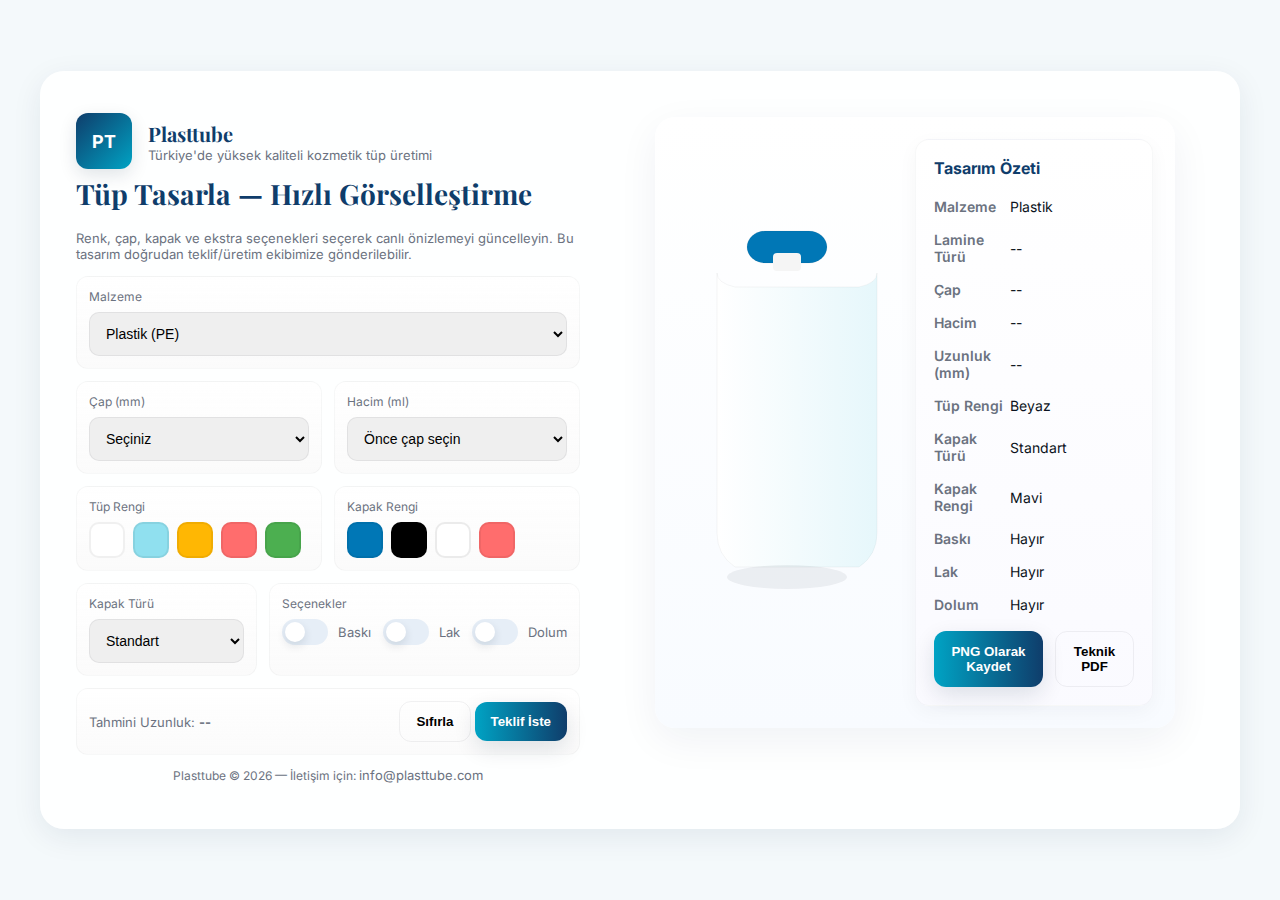
<file: tube-designer.html>
<!DOCTYPE html>
<html lang="tr">

<head>
  <meta charset="utf-8" />
  <meta name="viewport" content="width=device-width, initial-scale=1" />
  <title>Plasttube — Kozmetik Tüp Tasarımı</title>
  <meta name="description" content="Plasttube — Türkiye'de yüksek kaliteli kozmetik tüp üretimi. Tüp tasarımcısı ile hızlı görselleştirme ve özet." />

  <!-- Fonts -->
  <link href="https://fonts.googleapis.com/css2?family=Inter:wght@300;400;600;700;800&family=Playfair+Display:wght@600;700&display=swap" rel="stylesheet">

  <style>
    :root{
      --bg-1: #f4f9fb;
      --bg-2: linear-gradient(135deg,#f7f3ff 0%, #e6f7fb 50%, #fff 100%);
      --brand-1: #0f3d6b; /* deep navy */
      --brand-2: #00a3c4; /* cyan */
      --accent: #ff7ab6; /* warm pink */
      --muted: #6b7280;
      --card: rgba(255,255,255,0.9);
      --glass-shadow: 0 8px 30px rgba(12, 40, 80, 0.08);
      --radius: 16px;
      --transition: 300ms cubic-bezier(.2,.9,.3,1);
    }

    *{box-sizing:border-box}
    html,body{height:100%}
    body{
      margin:0;
      font-family:Inter, system-ui, -apple-system, 'Segoe UI', Roboto, 'Helvetica Neue', Arial;
      background: var(--bg-1);
      color: #0b1220;
      -webkit-font-smoothing:antialiased;
      -moz-osx-font-smoothing:grayscale;
      padding:30px;
      display:flex;
      align-items:center;
      justify-content:center;
    }

    /* Page wrapper */
    .app{
      width:100%;
      max-width:1200px;
      background:var(--card);
      border-radius:24px;
      box-shadow:var(--glass-shadow);
      overflow:hidden;
      display:grid;
      grid-template-columns: 520px 1fr;
      gap:30px;
      padding:28px;
      align-items:start;
    }

    /* Branding */
    .brand{
      display:flex;
      gap:16px;
      align-items:center;
      margin-bottom:6px;
    }
    .logo{
      width:56px;height:56px;border-radius:12px;
      display:grid;place-items:center;
      background:linear-gradient(135deg,var(--brand-1),var(--brand-2));
      color:white;font-weight:700;font-size:18px;
      box-shadow:0 6px 18px rgba(10,30,60,0.12);
    }
    .brand h2{margin:0;font-family:'Playfair Display';font-size:20px;color:var(--brand-1)}
    .brand p{margin:0;color:var(--muted);font-size:13px}

    /* Left column: controls */
    .controls{
      padding:14px 8px 18px 8px;
    }

    h1.hero{
      font-family:'Playfair Display';font-size:28px;margin:6px 0 18px 0;color:var(--brand-1)
    }
    .lead{color:var(--muted);font-size:13px;margin-bottom:14px}

    .form {
      display:grid;gap:12px;
    }

    .field{
      background: linear-gradient(180deg, rgba(255,255,255,0.7), rgba(250,250,250,0.85));
      border-radius:12px;padding:12px;border:1px solid rgba(10,20,40,0.03);
      transition:box-shadow var(--transition), transform var(--transition);
    }
    .field:focus-within{box-shadow:0 10px 30px rgba(14,60,100,0.06);transform:translateY(-4px)}
    label{display:block;font-size:12px;color:var(--muted);margin-bottom:8px}
    select,input{width:100%;padding:12px;border-radius:10px;border:1px solid rgba(10,20,40,0.06);font-size:14px}

    /* Color pickers */
    .row{display:flex;gap:12px}
    .col{flex:1}

    .swatches{display:flex;gap:8px;align-items:center}
    .swatch{width:36px;height:36px;border-radius:10px;border:2px solid rgba(0,0,0,0.06);cursor:pointer}

    /* Toggles */
    .toggle{display:inline-flex;align-items:center;gap:10px;cursor:pointer}
    .switch{width:46px;height:26px;background:#e6eef7;border-radius:20px;padding:3px;display:inline-block;position:relative}
    .knob{width:20px;height:20px;background:white;border-radius:50%;position:absolute;top:3px;left:3px;box-shadow:0 4px 10px rgba(10,30,60,0.12);transition:all var(--transition)}
    .switch.on{background:linear-gradient(90deg,var(--brand-2),var(--accent))}
    .switch.on .knob{left:23px}

    /* Right column: visual */
    .visual{
      padding:18px 8px 8px 8px;display:flex;flex-direction:column;align-items:center;gap:18px
    }
    .visual-canvas{width:100%;max-width:520px;border-radius:20px;padding:22px;background:linear-gradient(180deg,#ffffff, #f8fbff);box-shadow:0 12px 40px rgba(12,30,80,0.06);display:flex;gap:18px;align-items:center}

    /* SVG tube area */
    .tube-wrap{width:220px;height:420px;display:flex;align-items:center;justify-content:center}

    /* Summary card */
    .summary{
      width:100%;max-width:520px;background:linear-gradient(180deg, rgba(255,255,255,0.95), rgba(250,250,255,0.95));
      border-radius:14px;padding:18px;border:1px solid rgba(10,20,40,0.03);
      box-shadow:0 6px 20px rgba(10,20,40,0.04);
    }
    .summary h3{margin:0 0 12px 0;font-size:16px;color:var(--brand-1)}
    .summary table{width:100%;border-collapse:collapse;font-size:14px}
    .summary th{color:var(--muted);text-align:left;font-weight:600;padding:8px 0;width:38%}
    .summary td{padding:8px 0}

    /* CTA */
    .cta{display:flex;gap:12px;margin-top:10px}
    .btn{padding:12px 16px;border-radius:12px;border:0;cursor:pointer;font-weight:600}
    .btn.primary{background:linear-gradient(90deg,var(--brand-2),var(--brand-1));color:white;box-shadow:0 8px 22px rgba(10,30,60,0.12)}
    .btn.ghost{background:transparent;border:1px solid rgba(10,20,40,0.06)}

    /* Footer */
    .foot{font-size:12px;color:var(--muted);margin-top:12px;text-align:center}

    /* Responsive */
    @media (max-width:980px){
      .app{grid-template-columns:1fr;max-width:960px;padding:18px}
      .visual-canvas{flex-direction:column}
      .tube-wrap{transform:scale(0.95);height:360px}
    }

    /* Tiny helpers */
    .muted{color:var(--muted);font-size:13px}

  </style>
</head>

<body>
  <div class="app" role="main" aria-label="Plasttube Tüp Tasarımcısı">
    <div class="controls" aria-hidden="false">
      <div class="brand">
        <div class="logo" aria-hidden="true">PT</div>
        <div>
          <h2>Plasttube</h2>
          <p>Türkiye'de yüksek kaliteli kozmetik tüp üretimi</p>
        </div>
      </div>

      <h1 class="hero">Tüp Tasarla — Hızlı Görselleştirme</h1>
      <p class="lead">Renk, çap, kapak ve ekstra seçenekleri seçerek canlı önizlemeyi güncelleyin. Bu tasarım doğrudan teklif/üretim ekibimize gönderilebilir.</p>

      <form class="form" onsubmit="return false;" aria-label="Tasarım formu">

        <div class="field">
          <label for="material">Malzeme</label>
          <select id="material">
            <option value="Plastik">Plastik (PE)</option>
            <option value="Lamine">Lamine</option>
          </select>
        </div>

        <div class="field" id="lamineField" style="display:none">
          <label for="lamineType">Lamine Türü</label>
          <select id="lamineType">
            <option value="">Seçiniz</option>
            <option value="ABL">ABL</option>
            <option value="PBL">PBL</option>
          </select>
        </div>

        <div class="row">
          <div class="col field">
            <label for="cap">Çap (mm)</label>
            <select id="cap">
              <option value="">Seçiniz</option>
              <option value="22">22 mm</option>
              <option value="30">30 mm</option>
              <option value="35">35 mm</option>
              <option value="40">40 mm</option>
            </select>
          </div>

          <div class="col field">
            <label for="ml">Hacim (ml)</label>
            <select id="ml">
              <option value="">Önce çap seçin</option>
            </select>
          </div>
        </div>

        <div class="row">
          <div class="col field">
            <label>Tüp Rengi</label>
            <div class="swatches" id="tubeSwatches">
              <div class="swatch" data-color="#ffffff" style="background:#ffffff"></div>
              <div class="swatch" data-color="#90e0ef" style="background:#90e0ef"></div>
              <div class="swatch" data-color="#ffb703" style="background:#ffb703"></div>
              <div class="swatch" data-color="#ff6d6d" style="background:#ff6d6d"></div>
              <div class="swatch" data-color="#4caf50" style="background:#4caf50"></div>
            </div>
          </div>

          <div class="col field">
            <label>Kapak Rengi</label>
            <div class="swatches" id="capSwatches">
              <div class="swatch" data-color="#0077b6" style="background:#0077b6"></div>
              <div class="swatch" data-color="#000000" style="background:#000000"></div>
              <div class="swatch" data-color="#ffffff" style="background:#ffffff;border:2px solid rgba(0,0,0,0.08)"></div>
              <div class="swatch" data-color="#ff6d6d" style="background:#ff6d6d"></div>
            </div>
          </div>
        </div>

        <div class="row">
          <div class="col field">
            <label for="capType">Kapak Türü</label>
            <select id="capType">
              <option value="Standart">Standart</option>
              <option value="Flip Top">Flip Top</option>
            </select>
          </div>

          <div class="col field">
            <label>Seçenekler</label>
            <div style="display:flex;gap:12px;align-items:center">
              <div class="toggle" tabindex="0" role="button" id="printToggle" aria-pressed="false">
                <div class="switch" id="printSwitch"><div class="knob"></div></div>
                <div class="muted">Baskı</div>
              </div>
              <div class="toggle" tabindex="0" role="button" id="lakToggle" aria-pressed="false">
                <div class="switch" id="lakSwitch"><div class="knob"></div></div>
                <div class="muted">Lak</div>
              </div>
              <div class="toggle" tabindex="0" role="button" id="dolumToggle" aria-pressed="false">
                <div class="switch" id="dolumSwitch"><div class="knob"></div></div>
                <div class="muted">Dolum</div>
              </div>
            </div>
          </div>
        </div>

        <div class="field" style="display:flex;align-items:center;justify-content:space-between">
          <div class="muted">Tahmini Uzunluk: <strong id="estLength">--</strong></div>
          <div>
            <button class="btn ghost" id="resetBtn" type="button">Sıfırla</button>
            <button class="btn primary" id="sendBtn" type="button">Teklif İste</button>
          </div>
        </div>

      </form>

      <div class="foot">Plasttube © <span id="year"></span> — İletişim için: <span class="muted">info@plasttube.com</span></div>
    </div>

    <div class="visual">
      <div class="visual-canvas" aria-live="polite">
        <div class="tube-wrap" role="img" aria-label="Tüp önizleme">
          <!-- SVG tube (vector) so color fills are instant and crisp -->
          <svg id="tubeSvg" width="220" height="420" viewBox="0 0 220 420" xmlns="http://www.w3.org/2000/svg" aria-hidden="true">
            <defs>
              <linearGradient id="tubeGrad" x1="0" x2="1">
                <stop offset="0%" stop-color="#ffffff" stop-opacity="1" />
                <stop offset="100%" stop-color="#e6f7fb" stop-opacity="1" />
              </linearGradient>
            </defs>

            <!-- cap -->
            <rect id="svgCap" x="70" y="18" rx="18" ry="18" width="80" height="32" fill="#0077b6" stroke="rgba(0,0,0,0.06)" />

            <!-- neck -->
            <rect x="96" y="40" width="28" height="18" rx="4" fill="#f5f5f5" />

            <!-- body -->
            <path id="svgBody" d="M40 60 q0 10 18 14 l124 0 q18 -4 18 -14 v260 q0 22 -18 34 l-124 0 q-18 -12 -18 -34 z" fill="url(#tubeGrad)" stroke="rgba(10,20,30,0.04)"/>

            <!-- shadow bottom -->
            <ellipse cx="110" cy="364" rx="60" ry="12" fill="rgba(6,18,30,0.06)" />

            <!-- print placeholder -->
            <g id="labelGroup" opacity="0.98">
              <rect id="labelBg" x="58" y="120" rx="8" ry="8" width="104" height="92" fill="rgba(255,255,255,0.15)" />
              <text id="labelTxt" x="110" y="160" font-family="Inter" font-size="14" text-anchor="middle" fill="#0f3d6b">PLASTTUBE</text>
            </g>
          </svg>
        </div>

        <div style="flex:1;min-width:220px;">
          <div class="summary" aria-hidden="false">
            <h3>Tasarım Özeti</h3>
            <table>
              <tr><th>Malzeme</th><td id="sMaterial">--</td></tr>
              <tr><th>Lamine Türü</th><td id="sLamine">--</td></tr>
              <tr><th>Çap</th><td id="sCap">--</td></tr>
              <tr><th>Hacim</th><td id="sML">--</td></tr>
              <tr><th>Uzunluk (mm)</th><td id="sLength">--</td></tr>
              <tr><th>Tüp Rengi</th><td id="sTubeColor">--</td></tr>
              <tr><th>Kapak Türü</th><td id="sCapType">--</td></tr>
              <tr><th>Kapak Rengi</th><td id="sCapColor">--</td></tr>
              <tr><th>Baskı</th><td id="sPrint">--</td></tr>
              <tr><th>Lak</th><td id="sLak">--</td></tr>
              <tr><th>Dolum</th><td id="sDolum">--</td></tr>
            </table>

            <div class="cta">
              <button class="btn primary" id="exportPng">PNG Olarak Kaydet</button>
              <button class="btn ghost" id="downloadSpec">Teknik PDF</button>
            </div>
          </div>
        </div>

      </div>

    </div>
  </div>

  <script>
    // ---------- Data ----------
    const data = {
      22: { 10: 67, 15: 76, 20: 91 },
      30: { 30: 80, 40: 90, 50: 110, 60: 125, 70: 150 },
      35: { 35: 80, 50: 90, 60: 100, 75: 120, 80: 125, 100: 150 },
      40: { 50: 90, 75: 110, 80: 115, 100: 130, 125: 150 }
    };

    // ---------- Elements ----------
    const els = {
      material: document.getElementById('material'),
      lamineField: document.getElementById('lamineField'),
      lamineType: document.getElementById('lamineType'),
      cap: document.getElementById('cap'),
      ml: document.getElementById('ml'),
      tubeSwatches: document.getElementById('tubeSwatches'),
      capSwatches: document.getElementById('capSwatches'),
      capType: document.getElementById('capType'),
      printSwitch: document.getElementById('printSwitch'),
      lakSwitch: document.getElementById('lakSwitch'),
      dolumSwitch: document.getElementById('dolumSwitch'),
      estLength: document.getElementById('estLength'),
      resetBtn: document.getElementById('resetBtn'),
      sendBtn: document.getElementById('sendBtn'),
      tubeSvg: document.getElementById('tubeSvg'),
      svgBody: document.getElementById('svgBody'),
      svgCap: document.getElementById('svgCap'),
      labelTxt: document.getElementById('labelTxt'),
      labelBg: document.getElementById('labelBg'),
      sMaterial: document.getElementById('sMaterial'),
      sLamine: document.getElementById('sLamine'),
      sCap: document.getElementById('sCap'),
      sML: document.getElementById('sML'),
      sLength: document.getElementById('sLength'),
      sTubeColor: document.getElementById('sTubeColor'),
      sCapType: document.getElementById('sCapType'),
      sCapColor: document.getElementById('sCapColor'),
      sPrint: document.getElementById('sPrint'),
      sLak: document.getElementById('sLak'),
      sDolum: document.getElementById('sDolum'),
      year: document.getElementById('year')
    };

    // Set year
    els.year.textContent = new Date().getFullYear();

    // ---------- Helpers ----------
    function fillSelectCapVolumes(capVal){
      els.ml.innerHTML = '<option value="">Seçiniz</option>';
      if(!capVal || !data[capVal]){ els.ml.innerHTML = '<option value="">Önce çap seçin</option>'; return }
      for(const ml in data[capVal]){
        const opt = document.createElement('option');opt.value = ml;opt.textContent = ml + ' ml';els.ml.appendChild(opt);
      }
    }

    function estimateLength(capVal, mlVal){
      if(capVal && mlVal && data[capVal] && data[capVal][mlVal]) return data[capVal][mlVal] + ' mm';
      return '--';
    }

    // initial state
    let state = {
      material: 'Plastik',
      lamine: '',
      cap: '',
      ml: '',
      tubeColor: '#ffffff',
      capColor: '#0077b6',
      capType: 'Standart',
      print: false,
      lak: false,
      dolum: false
    };

    // ---------- Interactions ----------
    els.material.addEventListener('change', (e)=>{
      state.material = e.target.value;
      els.lamineField.style.display = state.material === 'Lamine' ? 'block' : 'none';
      updateSummary();
    });

    els.lamineType.addEventListener('change',(e)=>{ state.lamine = e.target.value; updateSummary(); })
    els.cap.addEventListener('change',(e)=>{ state.cap = e.target.value; fillSelectCapVolumes(state.cap); updatePreview(); updateSummary(); })
    els.ml.addEventListener('change',(e)=>{ state.ml = e.target.value; updatePreview(); updateSummary(); })
    els.capType.addEventListener('change',(e)=>{ state.capType = e.target.value; updateSummary(); updateCapPreview(); })

    // swatches
    document.querySelectorAll('#tubeSwatches .swatch').forEach(s => s.addEventListener('click', (e)=>{
      const c = e.currentTarget.getAttribute('data-color'); state.tubeColor = c; updatePreview(); updateSummary();
    }));
    document.querySelectorAll('#capSwatches .swatch').forEach(s => s.addEventListener('click', (e)=>{
      const c = e.currentTarget.getAttribute('data-color'); state.capColor = c; updateCapPreview(); updateSummary();
    }));

    // toggles
    function toggleSwitch(el){ el.classList.toggle('on'); return el.classList.contains('on') }
    document.getElementById('printToggle').addEventListener('click', ()=>{ state.print = toggleSwitch(els.printSwitch); updatePrintPreview(); updateSummary(); });
    document.getElementById('lakToggle').addEventListener('click', ()=>{ state.lak = toggleSwitch(els.lakSwitch); updateSummary(); });
    document.getElementById('dolumToggle').addEventListener('click', ()=>{ state.dolum = toggleSwitch(els.dolumSwitch); updateSummary(); });

    // keyboard accessibility for toggles
    ['printToggle','lakToggle','dolumToggle'].forEach(id=>{
      const node = document.getElementById(id);
      node.addEventListener('keydown', (e)=>{ if(e.key===' '||e.key==='Enter'){e.preventDefault(); node.click();}})
    })

    // reset
    els.resetBtn.addEventListener('click', ()=>{ resetAll(); })

    // send (simulate)
    els.sendBtn.addEventListener('click', ()=>{
      const payload = {...state};
      alert('Teklif isteği gönderildi!\nDetaylar konsola kopyalandı.');
      console.log('Teklif isteği (Plasttube):', payload);
    })

    // export PNG (use SVG to PNG via canvas)
    document.getElementById('exportPng').addEventListener('click', async()=>{
      const svg = document.getElementById('tubeSvg');
      const xml = new XMLSerializer().serializeToString(svg);
      const svg64 = btoa(unescape(encodeURIComponent(xml)));
      const imgSrc = 'data:image/svg+xml;base64,' + svg64;

      const img = new Image(); img.onload = ()=>{
        const c = document.createElement('canvas'); c.width = img.width; c.height = img.height; const ctx = c.getContext('2d'); ctx.fillStyle='#ffffff'; ctx.fillRect(0,0,c.width,c.height); ctx.drawImage(img,0,0);
        const a = document.createElement('a'); a.download = 'plasttube_design.png'; a.href = c.toDataURL('image/png'); a.click();
      };
      img.src = imgSrc;
    })

    // download spec (placeholder)
    document.getElementById('downloadSpec').addEventListener('click', ()=>{
      alert('Teknik PDF oluşturma özelliği yakında eklenecek — şu an örnek olarak teklif talebinde bulunabilirsiniz.');
    })

    // ---------- Preview updates ----------
    function updatePreview(){
      // body color: set gradient stops to be based on color
      const body = els.svgBody;
      const cap = els.svgCap;
      // set simple fill for body using chosen color with subtle gradient
      const col = state.tubeColor || '#ffffff';
      // if white, keep subtle gradient; if colored, create gradient via CSS-ish trick
      if(col.toLowerCase()==='#ffffff'){
        body.setAttribute('fill','url(#tubeGrad)');
      } else {
        // create a simple linear gradient using stops inline
        const gradId = 'g' + Math.random().toString(36).slice(2,8);
        const defs = els.tubeSvg.querySelector('defs');
        const grad = document.createElementNS('http://www.w3.org/2000/svg','linearGradient'); grad.id = gradId; grad.setAttribute('x1','0'); grad.setAttribute('x2','1');
        const stop1 = document.createElementNS('http://www.w3.org/2000/svg','stop'); stop1.setAttribute('offset','0%'); stop1.setAttribute('stop-color',col);
        const stop2 = document.createElementNS('http://www.w3.org/2000/svg','stop'); stop2.setAttribute('offset','100%'); stop2.setAttribute('stop-color',shadeColor(col,-18));
        grad.appendChild(stop1); grad.appendChild(stop2);
        // remove previous dynamic grads
        Array.from(defs.querySelectorAll('linearGradient[id^="g"]')).forEach(n=>n.remove());
        defs.appendChild(grad);
        body.setAttribute('fill','url(#'+gradId+')');
      }

      // cap color
      els.svgCap.setAttribute('fill', state.capColor || '#0077b6');

      // update label visibility when print is on
      updatePrintPreview();

      // set estimated length
      els.estLength.textContent = estimateLength(state.cap, state.ml);

      updateSummary();
    }

    function updateCapPreview(){ els.svgCap.setAttribute('fill', state.capColor || '#0077b6'); }

    function updatePrintPreview(){
      // if print on, show label; else hide
      const labelGroup = document.getElementById('labelGroup');
      if(state.print){ labelGroup.style.display = 'block'; labelTxt.textContent = 'PLASTTUBE'; labelBg.setAttribute('fill','rgba(255,255,255,0.12)'); }
      else { labelGroup.style.display = 'none'; }
    }

    function updateSummary(){
      els.sMaterial.textContent = state.material || '--';
      els.sLamine.textContent = state.lamine || '--';
      els.sCap.textContent = state.cap ? state.cap + ' mm' : '--';
      els.sML.textContent = state.ml ? state.ml + ' ml' : '--';
      els.sLength.textContent = estimateLength(state.cap,state.ml);
      els.sTubeColor.textContent = colorNameOrHex(state.tubeColor || '#ffffff');
      els.sCapType.textContent = state.capType || '--';
      els.sCapColor.textContent = colorNameOrHex(state.capColor || '#0077b6');
      els.sPrint.textContent = state.print ? 'Evet' : 'Hayır';
      els.sLak.textContent = state.lak ? 'Evet' : 'Hayır';
      els.sDolum.textContent = state.dolum ? 'Evet' : 'Hayır';
    }

    function resetAll(){
      state = {material:'Plastik',lamine:'',cap:'',ml:'',tubeColor:'#ffffff',capColor:'#0077b6',capType:'Standart',print:false,lak:false,dolum:false};
      // UI resets
      els.material.value = 'Plastik'; els.lamineType.value = ''; els.cap.value=''; els.ml.innerHTML = '<option value="">Önce çap seçin</option>'; els.capType.value='Standart';
      // switches off
      els.printSwitch.classList.remove('on'); els.lakSwitch.classList.remove('on'); els.dolumSwitch.classList.remove('on');
      // svg reset
      updatePreview();
    }

    // small util: shade color (hex) by percent
    function shadeColor(hex, percent) {
      // hex like #RRGGBB
      const h = hex.replace('#',''); const num = parseInt(h,16);
      let r = (num >> 16) + percent; if(r>255) r=255; if(r<0) r=0;
      let g = ((num >> 8) & 0x00FF) + percent; if(g>255) g=255; if(g<0) g=0;
      let b = (num & 0x0000FF) + percent; if(b>255) b=255; if(b<0) b=0;
      return '#' + (r<<16 | g<<8 | b).toString(16).padStart(6,'0');
    }

    function colorNameOrHex(hex){
      const map = {'#ffffff':'Beyaz','#90e0ef':'Açık Mavi','#ffb703':'Sarı','#ff6d6d':'Kırmızı','#4caf50':'Yeşil','#0077b6':'Mavi','#000000':'Siyah'};
      return map[hex.toLowerCase()] || hex;
    }

    // init
    updatePreview(); updateSummary();

  </script>

</body>

</html>
</file>
